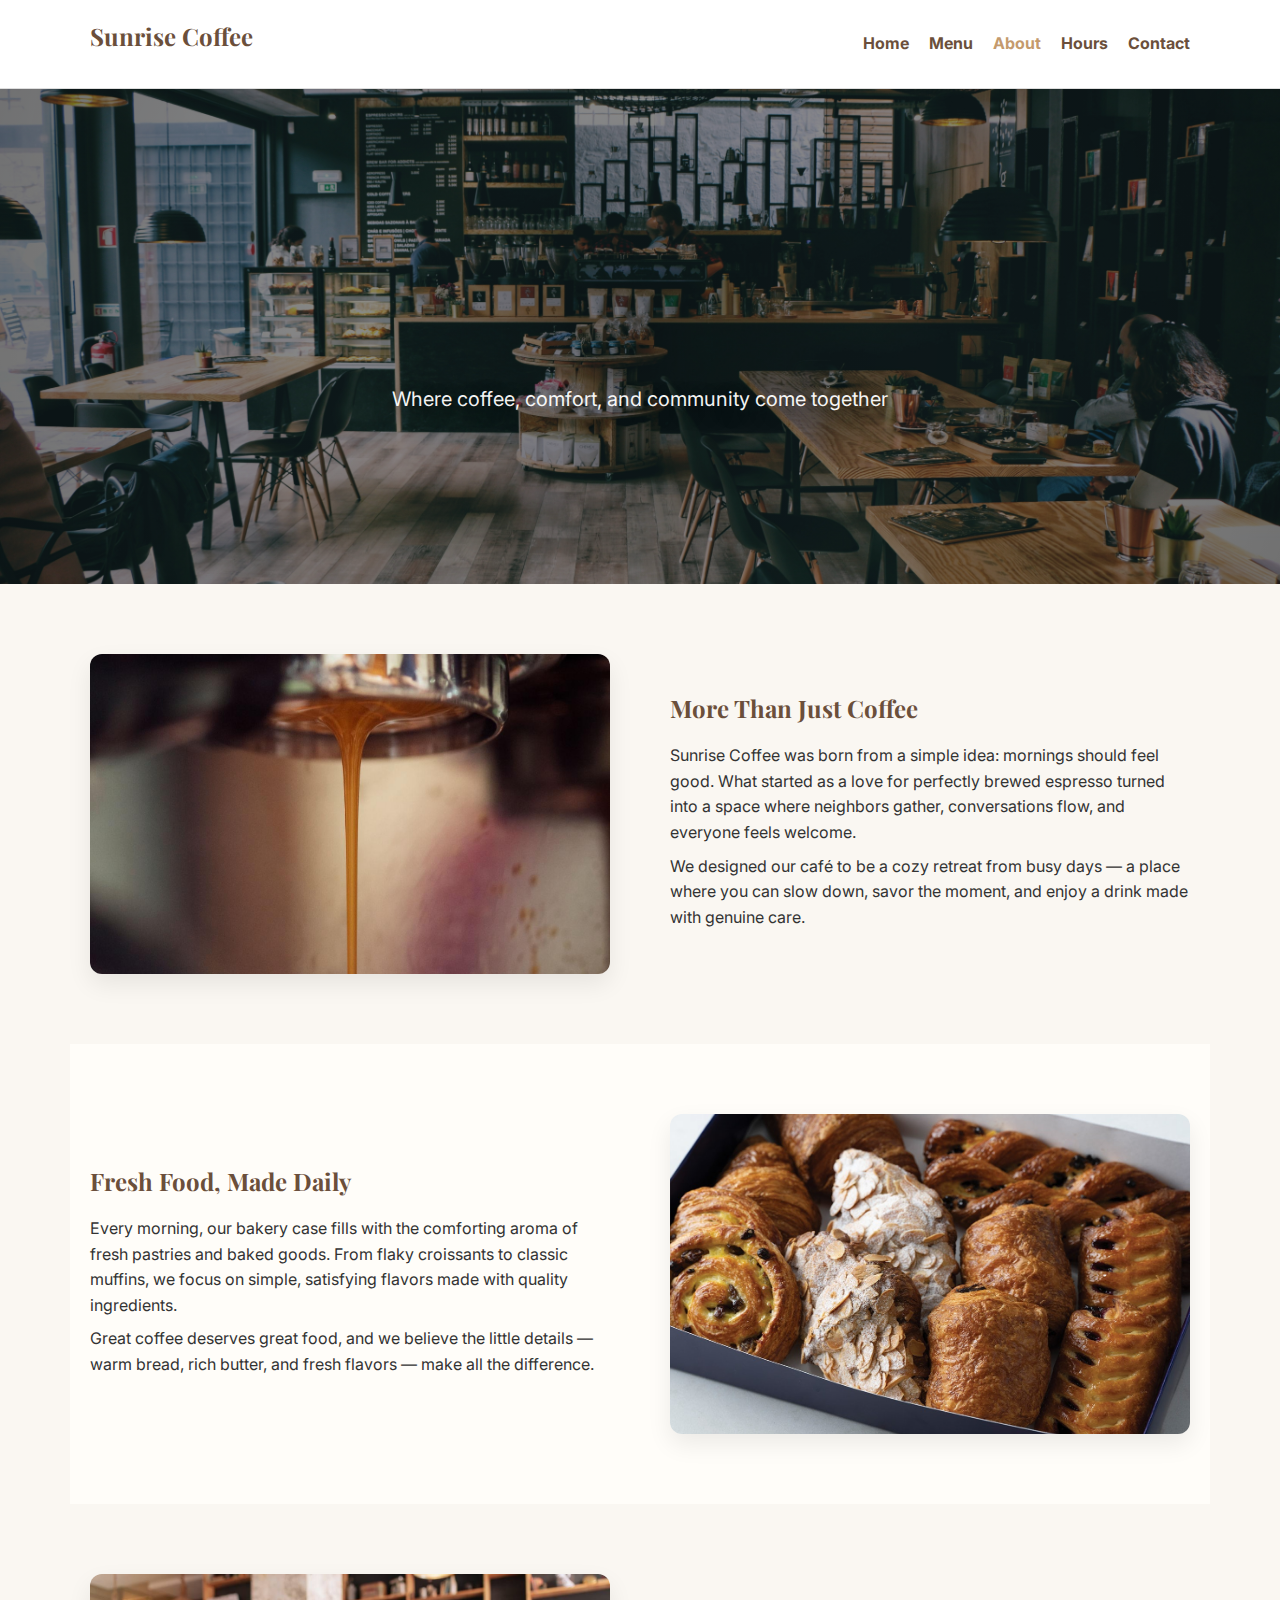
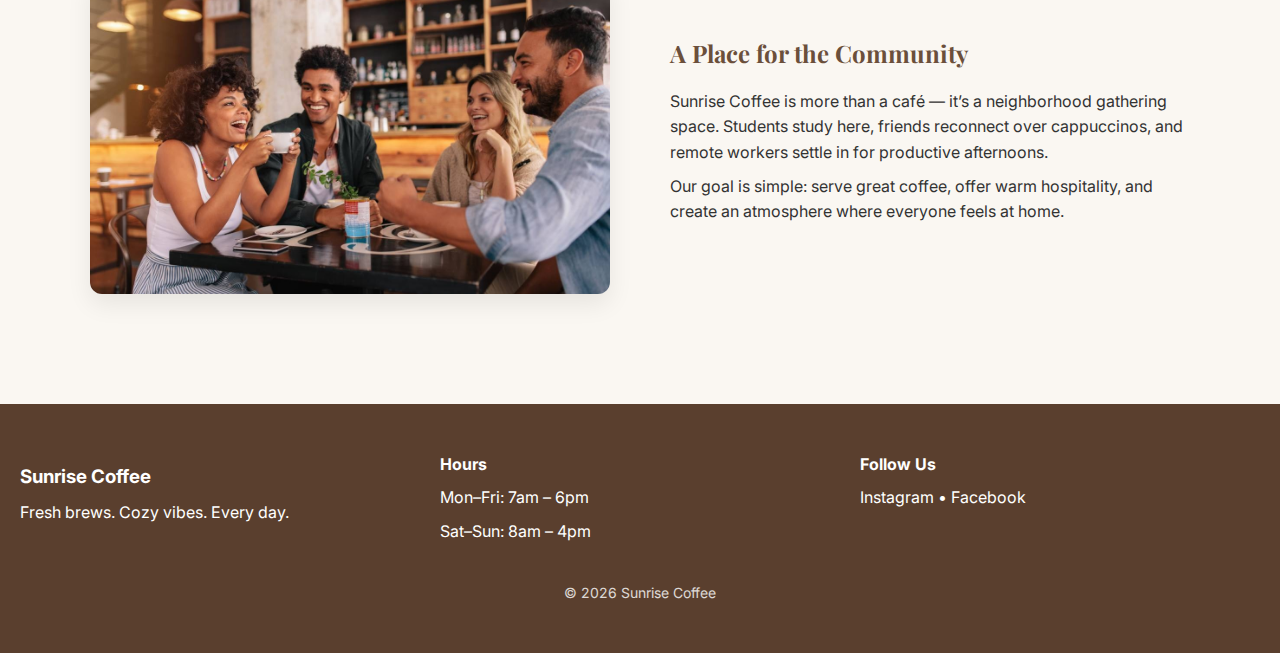
<file: about.html>
<!DOCTYPE html>
<html lang="en">
<head>
  <meta charset="UTF-8" />
  <meta name="viewport" content="width=device-width, initial-scale=1.0" />
  <title>About Us | Sunrise Coffee</title>
  <link rel="stylesheet" href="styles.css" />
  <link href="https://fonts.googleapis.com/css2?family=Playfair+Display:wght@600&family=Inter:wght@400;500&display=swap" rel="stylesheet">
  <link rel="icon" type="image/png" href="favicon.png">
</head>

<body>

<!-- NAV -->
<nav>
  <div class="nav-container">
      <h2 class="logo">Sunrise Coffee</h2>
      <ul class="nav-links">
          <li><a href="index.html">Home</a></li>
          <li><a href="menu.html">Menu</a></li>
          <li><a href="about.html" class="active">About</a></li>
          <li><a href="index.html#hours">Hours</a></li>
          <li><a href="index.html#contact">Contact</a></li>
      </ul>
  </div>
</nav>

<!-- HERO -->
<header class="hero" style="height: 55vh;">
  <div class="hero-text">
      <h1>Our Story</h1>
      <p>Where coffee, comfort, and community come together</p>
  </div>
</header>

<!-- SECTION 1 -->
<section>
  <div class="about-row">
    <img src="cafe-interior.jpg" alt="Inside Sunrise Coffee">
    <div class="about-text">
      <h2>More Than Just Coffee</h2>
      <p>
        Sunrise Coffee was born from a simple idea: mornings should feel good.
        What started as a love for perfectly brewed espresso turned into a space
        where neighbors gather, conversations flow, and everyone feels welcome.
      </p>
      <p>
        We designed our café to be a cozy retreat from busy days — a place where
        you can slow down, savor the moment, and enjoy a drink made with genuine care.
      </p>
    </div>
  </div>
</section>

<!-- SECTION 2 -->
<section style="background:#fffdf9;">
  <div class="about-row reverse">
    <img src="pastries.jpg" alt="Fresh baked goods at Sunrise Coffee">
    <div class="about-text">
      <h2>Fresh Food, Made Daily</h2>
      <p>
        Every morning, our bakery case fills with the comforting aroma of fresh
        pastries and baked goods. From flaky croissants to classic muffins,
        we focus on simple, satisfying flavors made with quality ingredients.
      </p>
      <p>
        Great coffee deserves great food, and we believe the little details —
        warm bread, rich butter, and fresh flavors — make all the difference.
      </p>
    </div>
  </div>
</section>

<!-- SECTION 3 -->
<section>
  <div class="about-row">
    <img src="community.jpg" alt="Customers enjoying Sunrise Coffee">
    <div class="about-text">
      <h2>A Place for the Community</h2>
      <p>
        Sunrise Coffee is more than a café — it’s a neighborhood gathering space.
        Students study here, friends reconnect over cappuccinos, and remote workers
        settle in for productive afternoons.
      </p>
      <p>
        Our goal is simple: serve great coffee, offer warm hospitality, and create
        an atmosphere where everyone feels at home.
      </p>
    </div>
  </div>
</section>

<!-- FOOTER -->
<footer class="footer">
  <div class="footer-content">
    <div>
      <h3>Sunrise Coffee</h3>
      <p>Fresh brews. Cozy vibes. Every day.</p>
    </div>
    <div>
      <p><strong>Hours</strong></p>
      <p>Mon–Fri: 7am – 6pm</p>
      <p>Sat–Sun: 8am – 4pm</p>
    </div>
    <div>
      <p><strong>Follow Us</strong></p>
      <p>Instagram • Facebook</p>
    </div>
  </div>
  <p class="copyright">© 2026 Sunrise Coffee</p>
</footer>

</body>
</html>
</file>
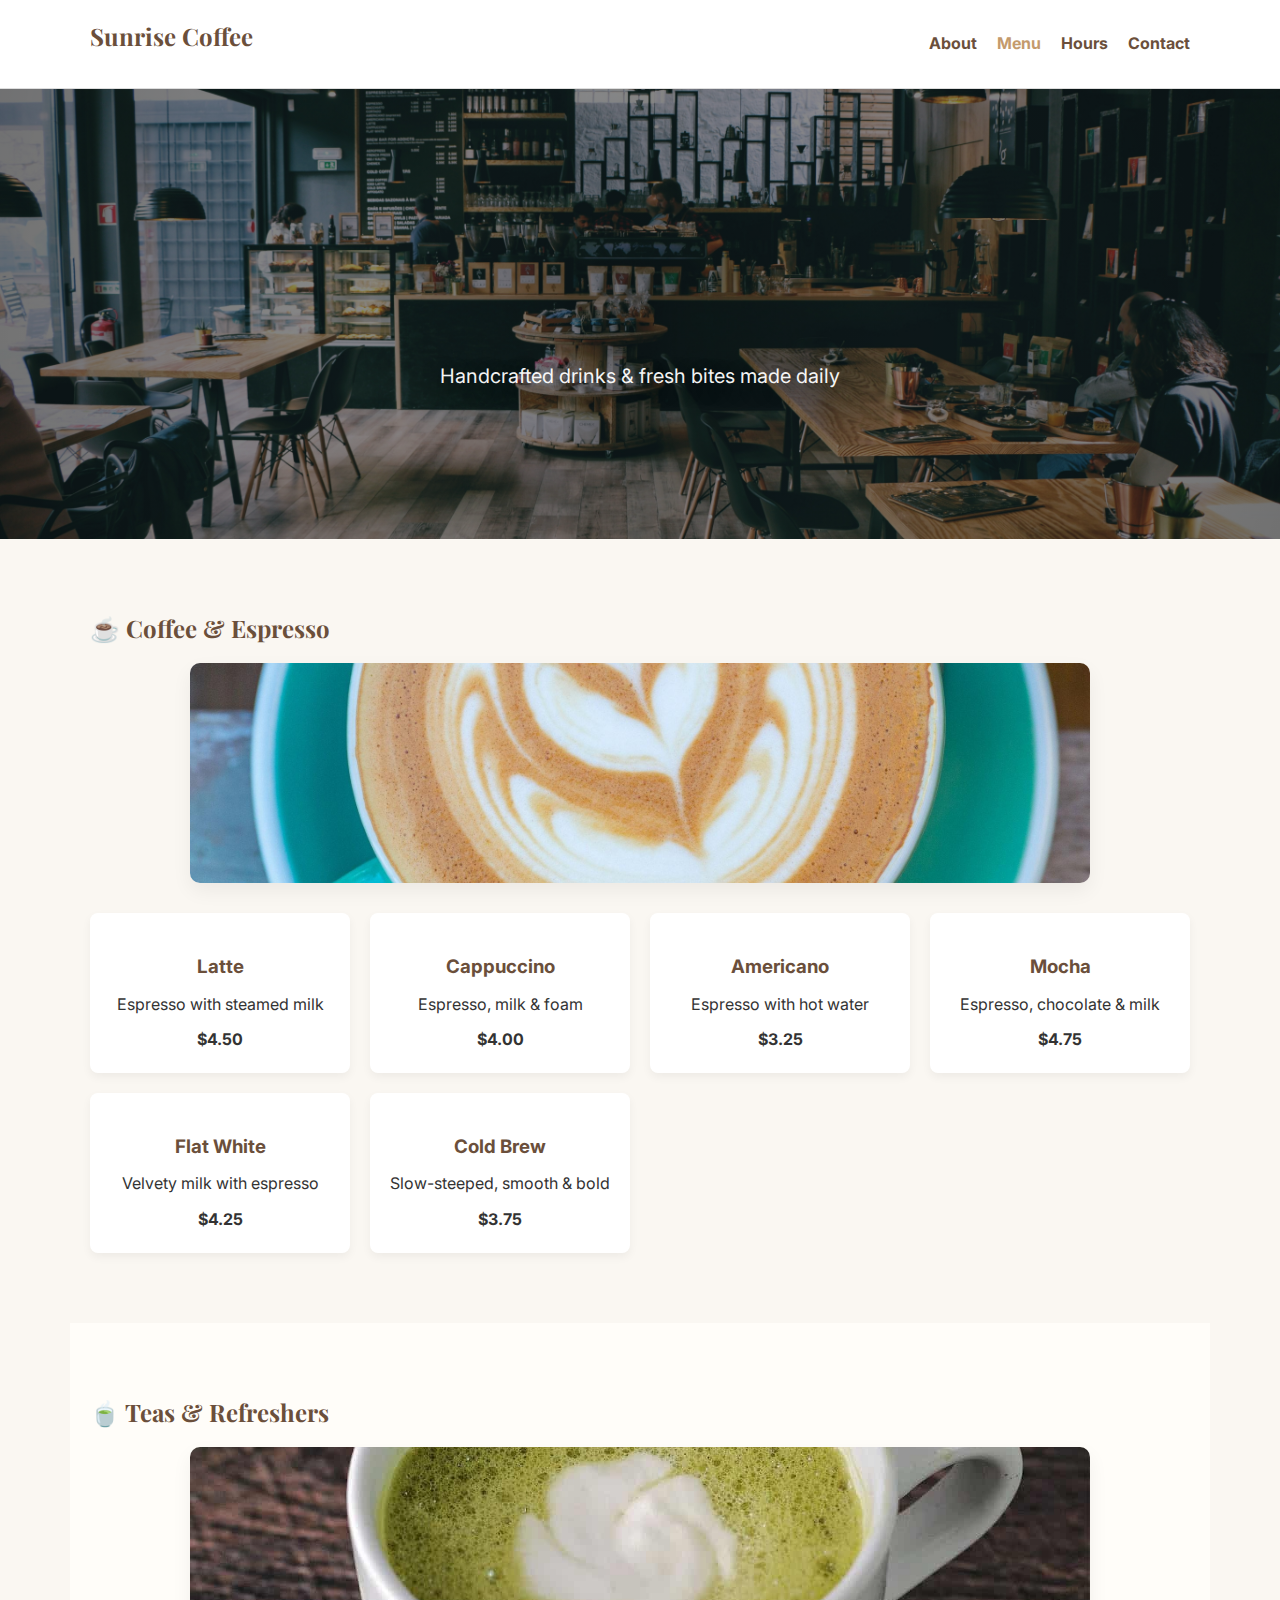
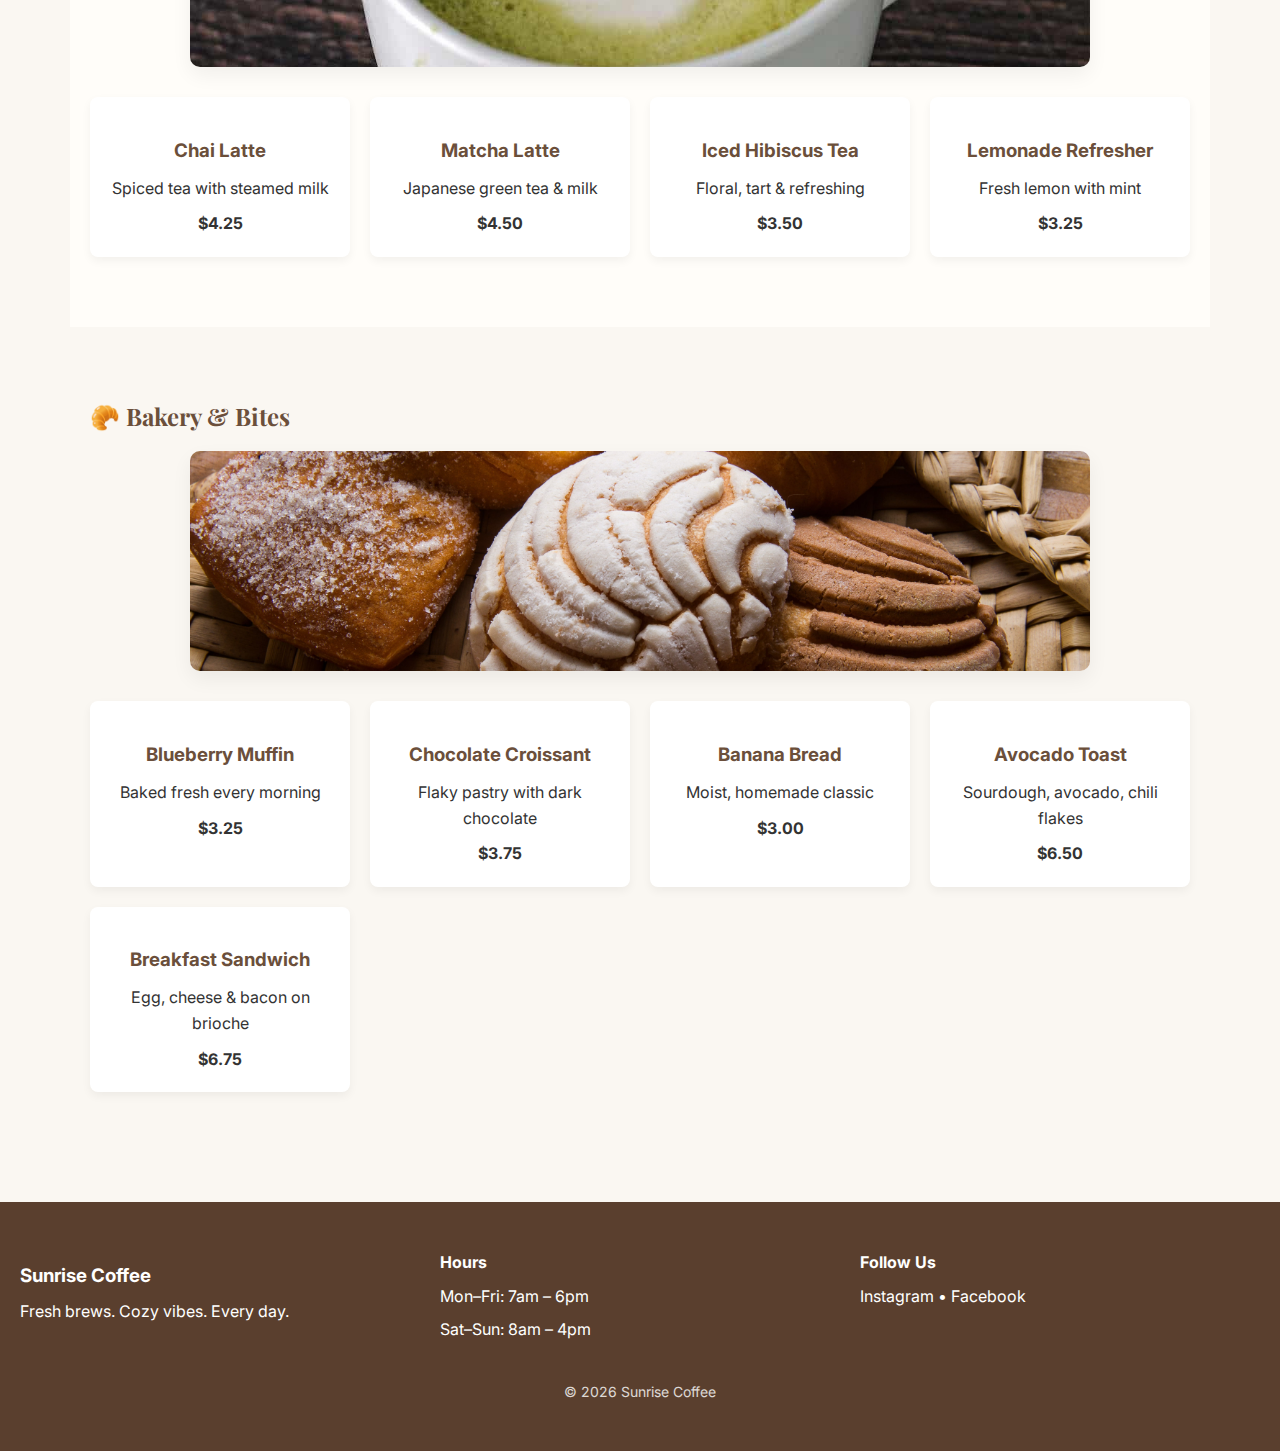
<file: menu.html>
<!DOCTYPE html>
<html lang="en">
<head>
  <meta charset="UTF-8" />
  <meta name="viewport" content="width=device-width, initial-scale=1.0" />
  <title>Menu | Sunrise Coffee</title>
  <link rel="stylesheet" href="styles.css" />
  <link href="https://fonts.googleapis.com/css2?family=Playfair+Display:wght@600&family=Inter:wght@400;500&display=swap" rel="stylesheet">
  <link rel="icon" type="image/png" href="favicon.png">
</head>

<body>

<nav>
  <div class="nav-container">
      <h2 class="logo">Sunrise Coffee</h2>
      <ul class="nav-links">
          <li><a href="about.html">About</a></li>
          <li><a href="menu.html" class="active">Menu</a></li>
          <li><a href="index.html#hours">Hours</a></li>
          <li><a href="index.html#contact">Contact</a></li>
      </ul>
  </div>
</nav>

<header class="hero" style="height: 50vh;">
  <div class="hero-text">
      <h1>Our Menu</h1>
      <p>Handcrafted drinks & fresh bites made daily</p>
  </div>
</header>

<section>
  <h2>☕ Coffee & Espresso</h2>
  <img src="coffee-menu.jpg" alt="Coffee drinks" class="menu-banner">
  <div class="menu-grid">
    <div class="menu-item"><h3>Latte</h3><p>Espresso with steamed milk</p><span>$4.50</span></div>
    <div class="menu-item"><h3>Cappuccino</h3><p>Espresso, milk & foam</p><span>$4.00</span></div>
    <div class="menu-item"><h3>Americano</h3><p>Espresso with hot water</p><span>$3.25</span></div>
    <div class="menu-item"><h3>Mocha</h3><p>Espresso, chocolate & milk</p><span>$4.75</span></div>
    <div class="menu-item"><h3>Flat White</h3><p>Velvety milk with espresso</p><span>$4.25</span></div>
    <div class="menu-item"><h3>Cold Brew</h3><p>Slow-steeped, smooth & bold</p><span>$3.75</span></div>
  </div>
</section>

<section style="background:#fffdf9;">
  <h2>🍵 Teas & Refreshers</h2>
  <img src="tea-menu.jpg" alt="Tea and refreshers" class="menu-banner">
  <div class="menu-grid">
    <div class="menu-item"><h3>Chai Latte</h3><p>Spiced tea with steamed milk</p><span>$4.25</span></div>
    <div class="menu-item"><h3>Matcha Latte</h3><p>Japanese green tea & milk</p><span>$4.50</span></div>
    <div class="menu-item"><h3>Iced Hibiscus Tea</h3><p>Floral, tart & refreshing</p><span>$3.50</span></div>
    <div class="menu-item"><h3>Lemonade Refresher</h3><p>Fresh lemon with mint</p><span>$3.25</span></div>
  </div>
</section>

<section>
  <h2>🥐 Bakery & Bites</h2>
  <img src="bakery-menu.jpg" alt="Fresh pastries" class="menu-banner">
  <div class="menu-grid">
    <div class="menu-item"><h3>Blueberry Muffin</h3><p>Baked fresh every morning</p><span>$3.25</span></div>
    <div class="menu-item"><h3>Chocolate Croissant</h3><p>Flaky pastry with dark chocolate</p><span>$3.75</span></div>
    <div class="menu-item"><h3>Banana Bread</h3><p>Moist, homemade classic</p><span>$3.00</span></div>
    <div class="menu-item"><h3>Avocado Toast</h3><p>Sourdough, avocado, chili flakes</p><span>$6.50</span></div>
    <div class="menu-item"><h3>Breakfast Sandwich</h3><p>Egg, cheese & bacon on brioche</p><span>$6.75</span></div>
  </div>
</section>

<footer class="footer">
  <div class="footer-content">
    <div>
      <h3>Sunrise Coffee</h3>
      <p>Fresh brews. Cozy vibes. Every day.</p>
    </div>
    <div>
      <p><strong>Hours</strong></p>
      <p>Mon–Fri: 7am – 6pm</p>
      <p>Sat–Sun: 8am – 4pm</p>
    </div>
    <div>
      <p><strong>Follow Us</strong></p>
      <p>Instagram • Facebook</p>
    </div>
  </div>
  <p class="copyright">© 2026 Sunrise Coffee</p>
</footer>

</body>
</html>
</file>
<file: styles.css>
body {
  font-family: 'Inter', sans-serif;
  margin: 0;
  line-height: 1.6;
  background: #faf7f2;
  color: #333;
}

/* ---------- GLOBAL LAYOUT ---------- */

section {
  scroll-margin-top: 90px;
  padding: 70px 20px;
  max-width: 1100px;
  margin: auto;
}

h1, h2, .logo {
  font-family: 'Playfair Display', serif;
}

h2 {
  margin: 0 0 16px 0;
  color: #6b4f3b;
}

p {
  margin: 8px 0;
}

/* ---------- NAV ---------- */

nav {
  background: white;
  border-bottom: 1px solid #ddd;
  position: sticky;
  top: 0;
  z-index: 1000;
}

.about-btn {
  margin-top: 15px;
}
.nav-container {
  max-width: 1100px;
  margin: auto;
  display: flex;
  justify-content: space-between;
  align-items: center;
  padding: 15px 20px;
}

.nav-links {
  list-style: none;
  display: flex;
  gap: 20px;
}

.nav-links a {
  text-decoration: none;
  color: #6b4f3b;
  font-weight: bold;
}

.nav-links a.active {
  color: #c49a6c;
}

/* ---------- HERO ---------- */

.hero {
  background: url('hero.jpg') center/cover no-repeat;
  height: 90vh;
  display: flex;
  justify-content: center;
  align-items: center;
  text-align: center;
  color: white;
  position: relative;
}

.hero::after {
  content: "";
  position: absolute;
  inset: 0;
  background: radial-gradient(
    circle at center,
    rgba(0,0,0,0.55) 0%,
    rgba(0,0,0,0.45) 40%,
    rgba(0,0,0,0.55) 100%
  );
}

.hero-text {
  position: relative;
  z-index: 1;
  text-shadow: 0 6px 18px rgba(0,0,0,0.55);
}
@keyframes fadeUp {
  from {
    opacity: 0;
    transform: translateY(20px);
  }
  to {
    opacity: 1;
    transform: translateY(0);
  }
}

.hero-text h1 {
  opacity: 0;
  animation: fadeUp 1s ease forwards;
}

.hero-text p {
  opacity: 0;
  animation: fadeUp 1s ease forwards;
  animation-delay: 0.3s;
}
.scroll-down {
  position: absolute;
  bottom: 25px;
  left: 50%;
  transform: translateX(-50%);
  font-size: 26px;
  color: white;
  opacity: 0.8;
  animation: bounce 2s infinite;
  z-index: 2;
}
.fade-section {
  opacity: 0;
  transform: translateY(40px);
  transition: opacity 0.8s ease, transform 0.8s ease;
}

.fade-section.visible {
  opacity: 1;
  transform: translateY(0);
}
.fade-item {
  opacity: 0;
  transform: translateY(30px);
  transition: opacity 0.6s ease, transform 0.6s ease;
}

.fade-item.visible {
  opacity: 1;
  transform: translateY(0);
}
.fade-section.visible {
  opacity: 1;
  transform: translateY(0);
}
@keyframes bounce {
  0%, 100% { transform: translate(-50%, 0); }
  50% { transform: translate(-50%, 8px); }
}
.hero-text .btn {
  opacity: 0;
  animation: fadeUp 1s ease forwards;
  animation-delay: 0.6s;
}
.hero h1 {
  font-size: 3.4rem;
  letter-spacing: 1px;
  margin-bottom: 10px;
}
.hero p {
  font-size: 1.25rem;
  opacity: 0.95;
}
.btn {
  display: inline-block;
  margin-top: 25px;
  padding: 14px 32px;
  background: linear-gradient(135deg, #c49a6c, #b88652);
  color: white;
  text-decoration: none;
  border-radius: 6px;
  font-weight: 600;
  transition: all 0.25s ease;
}

.btn:hover {
  transform: translateY(-3px);
  box-shadow: 0 12px 22px rgba(0,0,0,0.25);
}

/* ---------- MENU ---------- */

.menu-grid {
  display: grid;
  grid-template-columns: repeat(auto-fit, minmax(220px, 1fr));
  gap: 20px;
  margin-top: 30px;
}

.menu-item {
  background: white;
  padding: 20px;
  border-radius: 8px;
  box-shadow: 0 4px 10px rgba(0,0,0,0.05);
  text-align: center;
}

.menu-item h3 {
  margin-bottom: 10px;
  color: #6b4f3b;
}

.menu-item span {
  display: block;
  margin-top: 10px;
  font-weight: bold;
}

/* ---------- GALLERY ---------- */

.gallery-grid {
  display: grid;
  grid-template-columns: repeat(auto-fill, minmax(300px, 1fr));
  gap: 20px;
  margin-top: 20px;
}

.gallery-grid img {
  width: 100%;
  border-radius: 10px;
  height: 260px;
  object-fit: cover;
  box-shadow: 0 6px 18px rgba(0,0,0,0.08);
  transition: transform 0.3s ease;
}
#gallery {
  max-width: 1200px;   /* wider than normal sections */
}
#gallery h2 {
  text-align: center;
}
.gallery-grid img:hover {
  transform: scale(1.03);
}

/* ---------- TESTIMONIALS ---------- */

.testimonial-grid {
  display: grid;
  grid-template-columns: repeat(auto-fit, minmax(220px, 1fr));
  gap: 20px;
  margin-top: 20px;
}
.info-card {
  background: white;
  padding: 22px;
  border-radius: 10px;
  border-left: 4px solid #c49a6c;
  box-shadow: 0 6px 18px rgba(0,0,0,0.06);
}
.testimonial {
  background: #fff;
  padding: 22px;
  border-radius: 10px;
  box-shadow: 0 4px 10px rgba(0,0,0,0.05);
  font-style: italic;
  transition: transform 0.2s ease, box-shadow 0.2s ease;
}
.testimonial p {
  font-size: 17px;
  line-height: 1.6;
}
.testimonial:hover {
  transform: translateY(-4px);
  box-shadow: 0 10px 22px rgba(0,0,0,0.08);
}
.testimonial span {
  display: block;
  margin-top: 10px;
  font-weight: bold;
  color: #6b4f3b;
}
#testimonials {
  background: #fffdf9;
  padding-top: 60px;
  padding-bottom: 60px;
}
/* ---------- ABOUT PAGE LAYOUT ---------- */

.about-row {
  display: flex;
  align-items: center;
  justify-content: center;
  gap: 60px;
  max-width: 1100px;
  margin: 0 auto;
}

.about-row img {
  width: 50%;
  height: 320px;
  object-fit: cover;
  border-radius: 12px;
  box-shadow: 0 10px 25px rgba(0,0,0,0.08);
}

.about-text {
  width: 50%;
}

.about-row.reverse {
  flex-direction: row-reverse;
}

/* ---------- HOURS & CONTACT ---------- */

.hours-layout,
.contact-layout {
  display: grid;
  gap: 30px;
  align-items: start;
}

.hours-layout iframe {
  width: 100%;
  min-height: 280px;
  border-radius: 10px;
  border: 0;
  box-shadow: 0 6px 18px rgba(0,0,0,0.06);
}

@media (min-width: 768px) {
  .hours-layout {
    grid-template-columns: 320px 1fr;
  }
  .contact-layout {
    grid-template-columns: 320px 1fr;
  }
}

.contact-form {
  background: white;
  padding: 22px;
  border-radius: 10px;
  box-shadow: 0 6px 18px rgba(0,0,0,0.06);
  display: flex;
  flex-direction: column;
  gap: 14px;
}
.contact-form input,
.contact-form textarea {
  padding: 12px;
  border-radius: 6px;
  border: 1px solid #ccc;
  font-size: 16px;
}
.contact-form button {
  background: #6b4f3b;
  color: white;
  padding: 12px;
  border: none;
  border-radius: 6px;
  cursor: pointer;
}
.contact-form button:hover {
  transform: translateY(-2px);
  box-shadow: 0 8px 18px rgba(0,0,0,0.12);
}
/* ---------- FOOTER ---------- */

.footer {
  background: #5a3f2e;
  color: #fff;
  padding: 40px 20px;
  margin-top: 40px;
}

.footer-content {
  display: grid;
  gap: 20px;
}

@media (min-width: 768px) {
  .footer-content {
    grid-template-columns: repeat(3, 1fr);
  }
}

.footer h3 {
  margin-bottom: 8px;
}

.copyright {
  text-align: center;
  margin-top: 30px;
  font-size: 14px;
  opacity: 0.8;
}

/* ---------- LIGHTBOX ---------- */

.lightbox {
  position: fixed;
  inset: 0;
  background: rgba(0,0,0,0.8);
  display: none;
  justify-content: center;
  align-items: center;
  z-index: 999;
}

.lightbox img {
  max-width: 90%;
  max-height: 90%;
  border-radius: 8px;
}

.lightbox.show {
  display: flex;
}

/* ---------- MOBILE FIX ---------- */

@media (max-width: 768px) {
  .about-row,
  .about-row.reverse {
    flex-direction: column;
    text-align: center;
  }

  .about-row img,
  .about-text {
    width: 100%;
  }

  .about-row img {
    height: 220px;
  }
}

html {
  scroll-behavior: smooth;
}
.menu-banner {
  width: 100%;
  max-width: 900px;
  height: 220px;
  object-fit: cover;
  display: block;
  margin: 15px auto 30px auto;
  border-radius: 10px;
  box-shadow: 0 8px 20px rgba(0,0,0,0.06);
}
</file>
